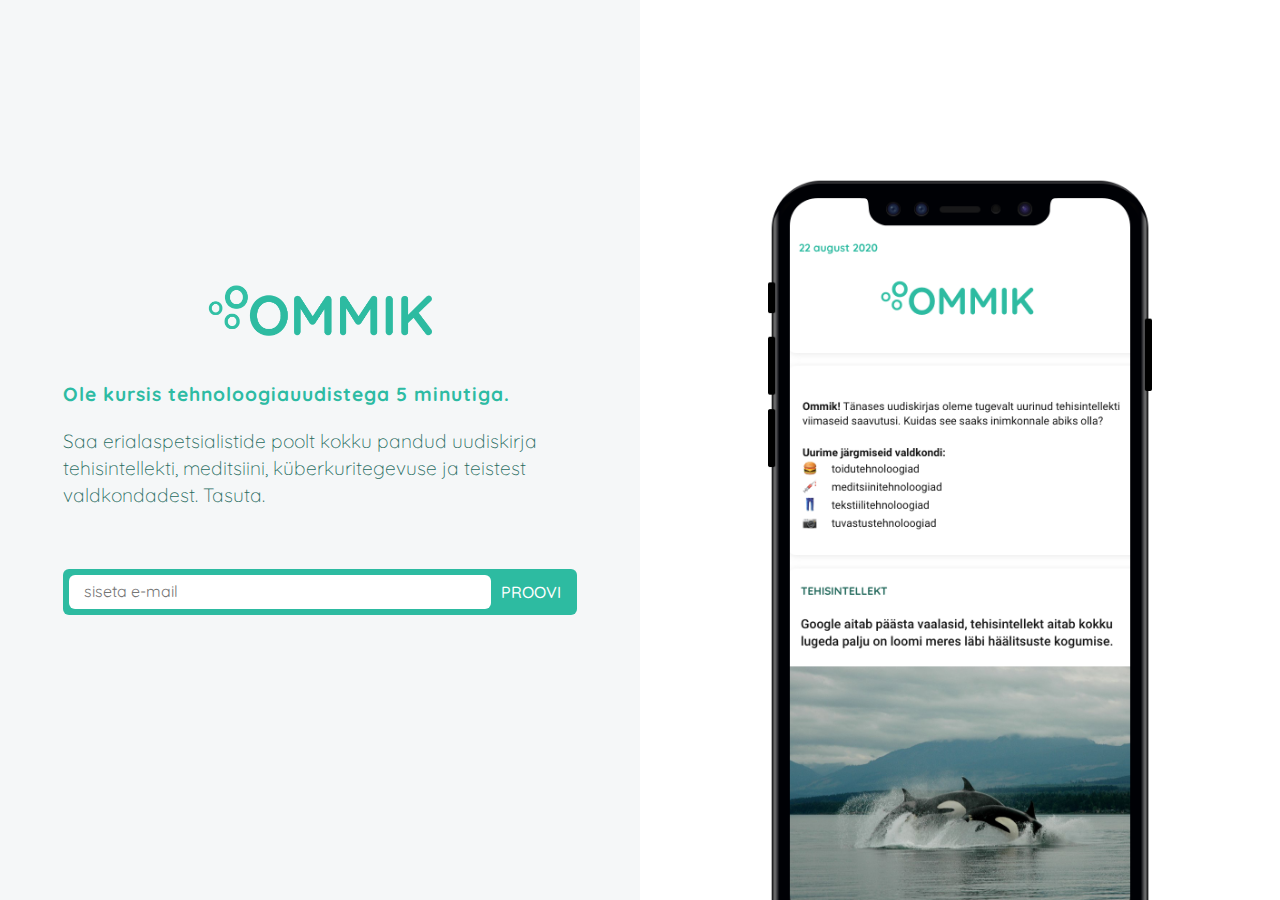
<file: index.html>
<!DOCTYPE html>
<html lang="ee">
  <head>

    <!-- Global site tag (gtag.js) - Google Analytics -->
    <script async src="https://www.googletagmanager.com/gtag/js?id=UA-138300699-3"></script>
    <script>
    window.dataLayer = window.dataLayer || [];
    function gtag(){dataLayer.push(arguments);}
    gtag('js', new Date());

    gtag('config', 'UA-138300699-3');
    </script>

    <meta name="google-site-verification" content="JnqLyUg_WtLyNzQvrjCQJN_-KXyyIuuY2gtrPM-JkeY" />
    <!-- Required meta tags -->
    <meta charset="utf-8">
    <meta name="viewport" content="width=device-width, initial-scale=1, maximum-scale=1, user-scalable=0, shrink-to-fit=no">
    <meta name="Description" content="Ommik | Tehnoloogia uudiskiri tehisintellekti, meditsiini, finantsi jt. valkdonna spetsialistidelt.">

    <!-- Meta Information starts -->
    <meta name="description" content="">
    <meta name="keywords" content="ommik tehisintellekt uudiskiri tehnoloogia meditsiin fintech medtech langtech ">
    <!-- Meta Information ends -->

    <!-- Open graph starts -->
		<meta property="og:title" content="Ommik | tehnoloogia uudiskiri ">
		<meta property="og:image" content="images/ommiklogo.png">
		<meta property="og:site_name" content="Ommik">
		<meta property="fb:admins" content="USER_ID">
		<meta property="og:description" content="Ommik | Tehnoloogia uudiskiri tehisintellekti, meditsiini, finantsi jt. valkdonna spetsialistidelt.">

    <!-- Bootstrap CSS -->
    <link rel="stylesheet" href="https://stackpath.bootstrapcdn.com/bootstrap/4.3.1/css/bootstrap.min.css" integrity="sha384-ggOyR0iXCbMQv3Xipma34MD+dH/1fQ784/j6cY/iJTQUOhcWr7x9JvoRxT2MZw1T" crossorigin="anonymous">
  	
	<link href="https://fonts.googleapis.com/css2?family=Quicksand:wght@400;700&display=swap" rel="stylesheet">


    <!-- Favicon  -->
    <link rel="icon" type="image/png" href="/images/o_favicon.png"/>

	<!-- Additional CSS -->
    <link rel="stylesheet" href="css/style.css">
    <title>Ommik | tehnoloogia uudiskiri</title>
  </head>
  <body>

<script>
    window.fbAsyncInit = function() {
      FB.init({
        appId      : '681527515757779',
        cookie     : true,
        xfbml      : true,
        version    : 'v7.0'
      });
        
      FB.AppEvents.logPageView();   
        
    };
  
    (function(d, s, id){
       var js, fjs = d.getElementsByTagName(s)[0];
       if (d.getElementById(id)) {return;}
       js = d.createElement(s); js.id = id;
       js.src = "https://connect.facebook.net/en_US/sdk.js";
       fjs.parentNode.insertBefore(js, fjs);
     }(document, 'script', 'facebook-jssdk'));
  </script>

    <div class="container-fluid">
        <div class="row justify-content-center d-md-flex align-items-center wrapper">
            <div class="col-md-6 col-xl-6 col-lg-6 form-size">
                <div class="d-md-flex align-items-center h-100 justify-content-center">
                    <div class="p-4 justify-content-center sign-form">
                        <div class="logo text-center pb-5">
                            <img src="images/ommiklogo.png" alt="ommik" class="img-fluid">
                        </div>
                        <h2 class="font-weight-bold landing-header mx-4 mb-4">Ole kursis tehnoloogiauudistega 5 minutiga. </h2>
                        <h3 class="landing-subheader mx-4">Saa erialaspetsialistide poolt kokku pandud uudiskirja tehisintellekti, meditsiini, küberkuritegevuse ja teistest valdkondadest. Tasuta.</h3>
                        <form action="https://liveformhq.com/form/2ffc5c6a-1ab5-449a-ab4a-fec28ae4b750" method="POST" accept-charset="utf-8"  class="subscription-form" id="subscription-email-form" role=form>
                            
                            <input type="hidden" name="_utf8" value="✓">
                            
                            <input type="hidden" name="_redirect" value="https://www.ommik.ee/thank-you.html">
                            <input type="email" id="email" name="email" type="text" placeholder="siseta e-mail" class="subscription-email" name='email'> <br />

                                                   
                            <input onclick='FB.AppEvents.logEvent("buttonClicked")' type="submit" name="commit" value="PROOVI" class="subscription-submit">
                            </form>
                        

                    </div>
                </div>
            </div>
            <div class="col-md-6 col-xl-6 col-lg-6 text-center image-side d-md-flex hv-100 align-bottom justify-content-center" >
                <img src="images/iphone_ommik.png" alt="iphone_ommik" class="hv-100">
            </div>
        </div>
    </div>

    <!-- Optional JavaScript -->  
    <!-- jQuery first, then Popper.js, then Bootstrap JS -->
    <script src="https://code.jquery.com/jquery-3.3.1.slim.min.js" integrity="sha384-q8i/X+965DzO0rT7abK41JStQIAqVgRVzpbzo5smXKp4YfRvH+8abtTE1Pi6jizo" crossorigin="anonymous"></script>
    <script src="https://cdnjs.cloudflare.com/ajax/libs/popper.js/1.14.7/umd/popper.min.js" integrity="sha384-UO2eT0CpHqdSJQ6hJty5KVphtPhzWj9WO1clHTMGa3JDZwrnQq4sF86dIHNDz0W1" crossorigin="anonymous"></script>
    <script src="https://stackpath.bootstrapcdn.com/bootstrap/4.3.1/js/bootstrap.min.js" integrity="sha384-JjSmVgyd0p3pXB1rRibZUAYoIIy6OrQ6VrjIEaFf/nJGzIxFDsf4x0xIM+B07jRM" crossorigin="anonymous"></script>
	
  </body>
</html>
</file>
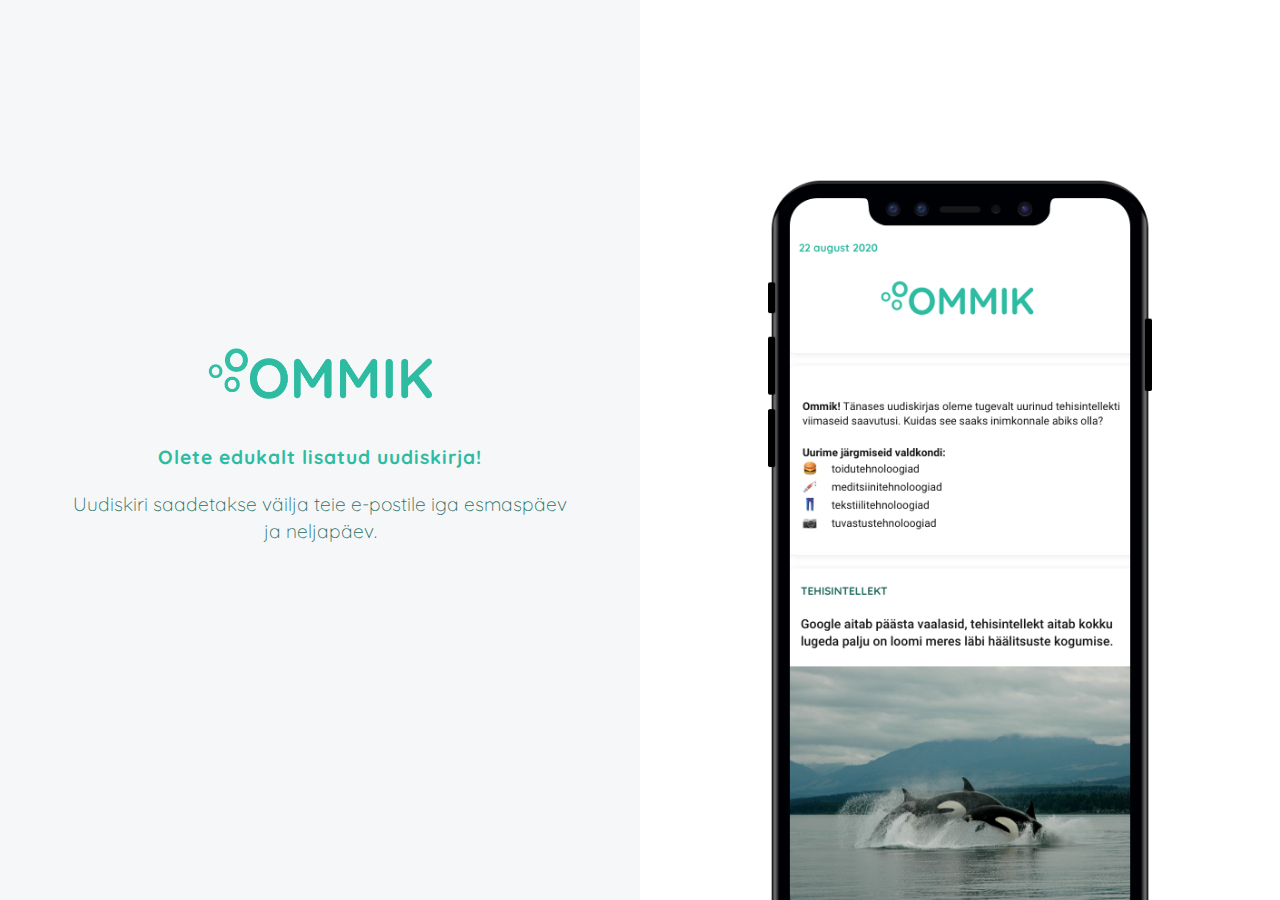
<file: thank-you.html>
<!DOCTYPE html>
<html lang="en">
  <head>
    <!-- Required meta tags -->
    <meta charset="utf-8">
    <meta name="viewport" content="width=device-width, initial-scale=1, maximum-scale=1, user-scalable=0, shrink-to-fit=no">
    
    <!-- Required meta tags -->
    <meta charset="utf-8">
    <meta name="viewport" content="width=device-width, initial-scale=1, maximum-scale=1, user-scalable=0, shrink-to-fit=no">
    <meta name="Description" content="Ommik | Tehnoloogia uudiskiri tehisintellekti, meditsiini, finantsi jt. valkdonna spetsialistidelt.">

    <!-- Meta Information starts -->
    <meta name="description" content="">
    <meta name="keywords" content="ommik tehisintellekt uudiskiri tehnoloogia meditsiin fintech medtech langtech ">
    <!-- Meta Information ends -->

    <!-- Open graph starts -->
		<meta property="og:title" content="Ommik | tehnoloogia uudiskiri ">
		<meta property="og:image" content="images/ommiklogo.png">
		<meta property="og:site_name" content="Ommik">
		<meta property="fb:admins" content="USER_ID">
		<meta property="og:description" content="Ommik | Tehnoloogia uudiskiri tehisintellekti, meditsiini, finantsi jt. valkdonna spetsialistidelt.">

    <!-- Bootstrap CSS -->
    <link rel="stylesheet" href="https://stackpath.bootstrapcdn.com/bootstrap/4.3.1/css/bootstrap.min.css" integrity="sha384-ggOyR0iXCbMQv3Xipma34MD+dH/1fQ784/j6cY/iJTQUOhcWr7x9JvoRxT2MZw1T" crossorigin="anonymous">
  	
	<link href="https://fonts.googleapis.com/css2?family=Quicksand:wght@400;700&display=swap" rel="stylesheet">

	<!-- Additional CSS -->
    <link rel="stylesheet" href="css/style.css">
    <title>Ommik</title>
  </head>
  <body>
    <div class="container-fluid">
        <div class="row justify-content-center d-md-flex align-items-center wrapper">
            <div class="col-md-6 col-xl-6 col-lg-6 form-size">
                <div class="d-md-flex align-items-center h-100 justify-content-center">
                    <div class="p-4 justify-content-center sign-form text-center">
                        <div class="logo text-center pb-5">
                            <img src="images/ommiklogo.png" alt="ommik" class="img-fluid">
                        </div>
                        <h2 class="font-weight-bold landing-header mx-4 mb-4">Olete edukalt lisatud uudiskirja!</h2>
                        <h3 class="landing-subheader mx-4 text-center">Uudiskiri saadetakse väilja teie e-postile iga esmaspäev ja neljapäev.</h3>
                      
                    </div>
                </div>
            </div>
            <div class="col-md-6 col-xl-6 col-lg-6 text-center image-side d-md-flex hv-100 align-bottom justify-content-center" >
                <img src="images/iphone_ommik.png" alt="iphone_ommik" class="hv-100">
            </div>
        </div>
    </div>

    <!-- Optional JavaScript -->  
    <!-- jQuery first, then Popper.js, then Bootstrap JS -->
    <script src="https://code.jquery.com/jquery-3.3.1.slim.min.js" integrity="sha384-q8i/X+965DzO0rT7abK41JStQIAqVgRVzpbzo5smXKp4YfRvH+8abtTE1Pi6jizo" crossorigin="anonymous"></script>
    <script src="https://cdnjs.cloudflare.com/ajax/libs/popper.js/1.14.7/umd/popper.min.js" integrity="sha384-UO2eT0CpHqdSJQ6hJty5KVphtPhzWj9WO1clHTMGa3JDZwrnQq4sF86dIHNDz0W1" crossorigin="anonymous"></script>
    <script src="https://stackpath.bootstrapcdn.com/bootstrap/4.3.1/js/bootstrap.min.js" integrity="sha384-JjSmVgyd0p3pXB1rRibZUAYoIIy6OrQ6VrjIEaFf/nJGzIxFDsf4x0xIM+B07jRM" crossorigin="anonymous"></script>
	
  </body>
</html>
</file>
<file: css/style.css>
body{
    background: #f5f7f8;
    font-family: 'Quicksand', sans-serif;
    font-size: 1.2rem;
}
.logo img{ max-width: 40%;}
.hv-100{
    height: 100vh;
}
.wrapper{
    height: 100vh;
    
}
.image-side{
    background: #fff;
    align-items: flex-end;
}
.form-size{
    
}
.image-side  .hv-100{
    height: 80vh;
}

.landing-header {
    font-family: 'Quicksand', sans-serif;
    line-height: 1;
    letter-spacing: 1px;
    color: #2dbba3;
    font-size: 1.2rem;
}
.landing-subheader {
    font-family: 'Quicksand', sans-serif;
    font-size: 1.2rem;
    line-height: 1.4;
    text-align: left;
    color: #246a5d;
    font-weight: 300;
}

.subscription-form {
    display: flex;
    padding: 6px;
    background: #2dbba1;
    margin-top: 60px;
    margin-left: 1.5rem;
    margin-right: 1.5rem;
    border-radius: 6px;
    max-width: none;
}
.subscription-form .subscription-email {
    background: #fff;
    border-radius: 6px;
    padding: 0 15px;
    width: 90%;
    font-size: 16px;
    line-height: 1.2;
    padding-right: 20px;
    color: #2dbba1;
    border: 0px;
    outline: none;
}

.subscription-form .subscription-submit[type=submit] {
    font-size: 16px;
    padding: 5px 10px;
    font-weight: 500;
    background-color: transparent;
    color: #fff;
    border: 0px;
    outline: none;
}

@media (max-width: 767px){
    body{
        background: #ffffff;
    }
    .logo{
        text-align: left;
        padding-top: 10px;
   }
    .hv-100, .form-size .h-100{
        height: auto !important;
    }
    .sign-form{
        padding: 1.2rem 0px !important;
        font-size: 1rem;
    }
    .landing-header, .landing-subheader{
        margin: 1.5rem 0px !important;
        font-size: 1rem;
    }
    .image-side  .hv-100{
        max-width: 100%;
    }
    .subscription-form{
        margin-left: 0px;
        margin-right: 0px;
    }
    
    .logo img{ max-width: 80%;}
}

@media (max-width: 991px){
   
    .image-side  .hv-100{
        height: 60vh;
    }
}
</file>
